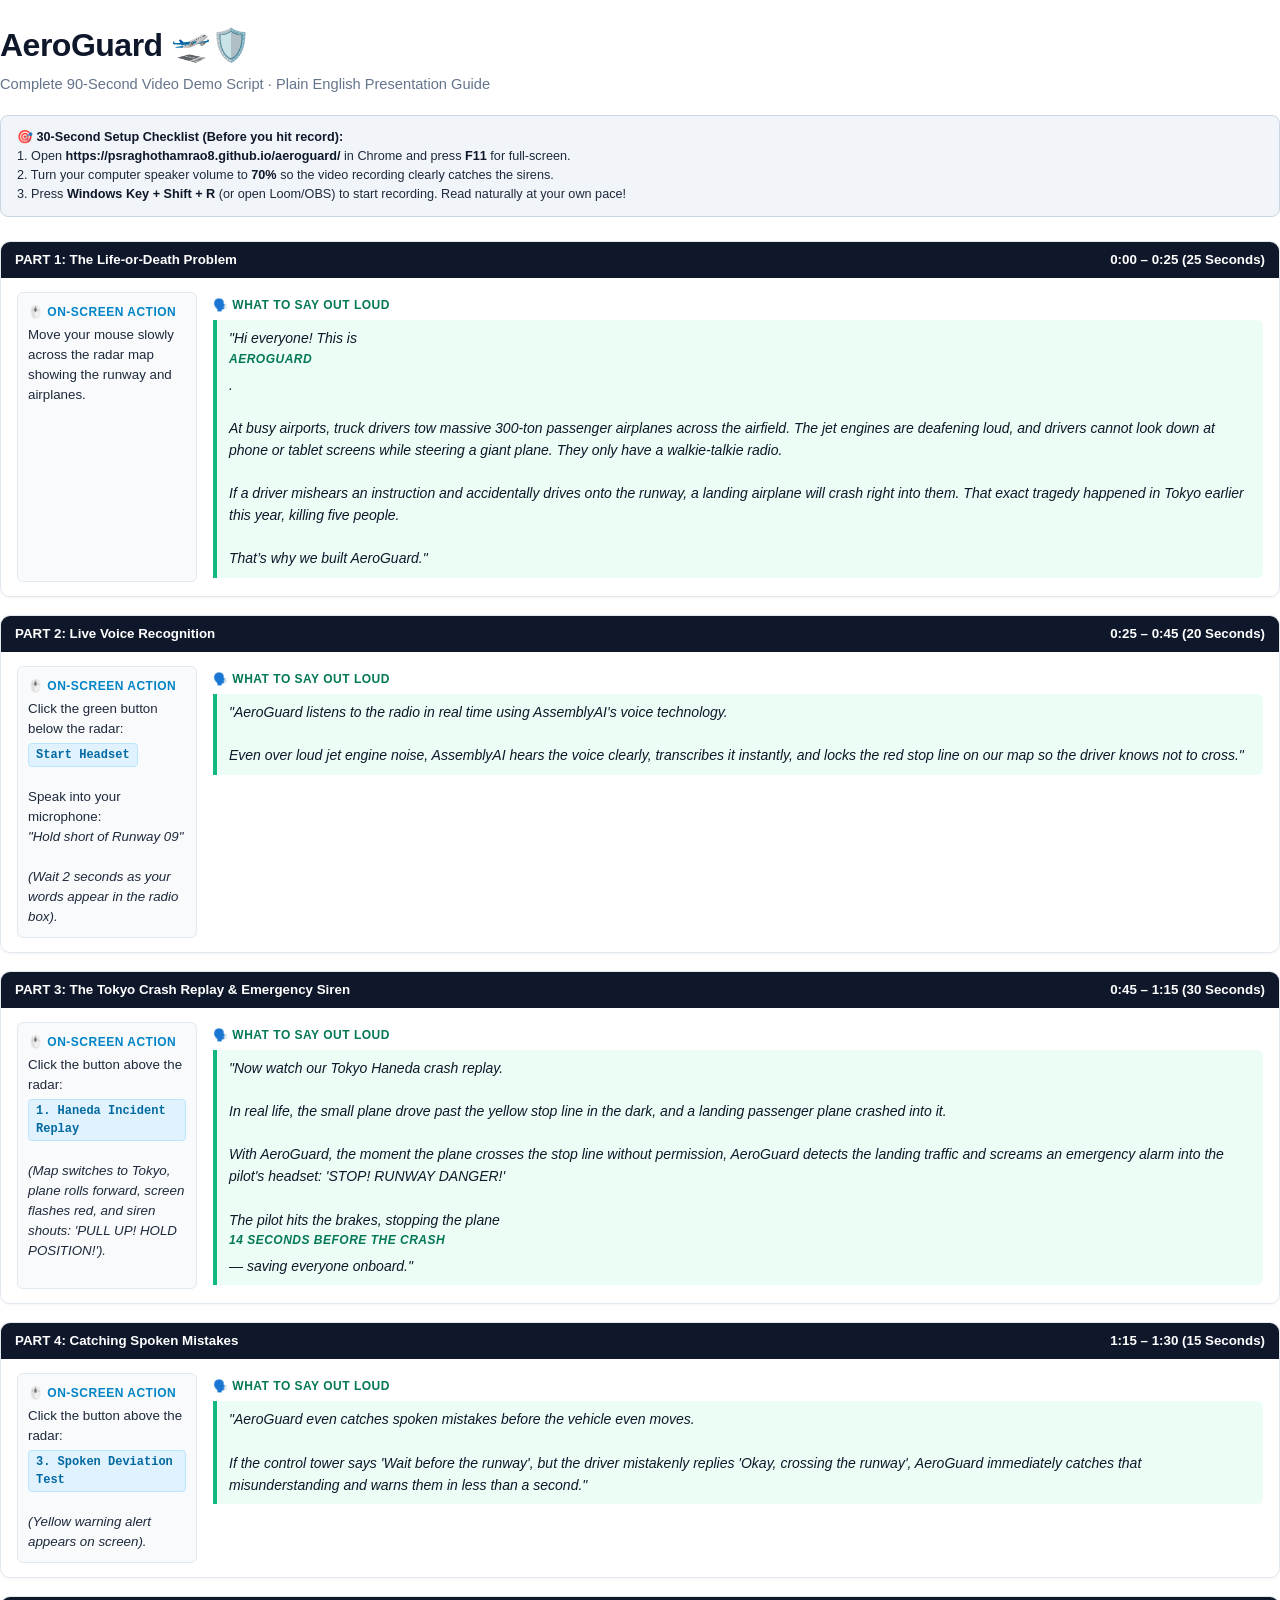
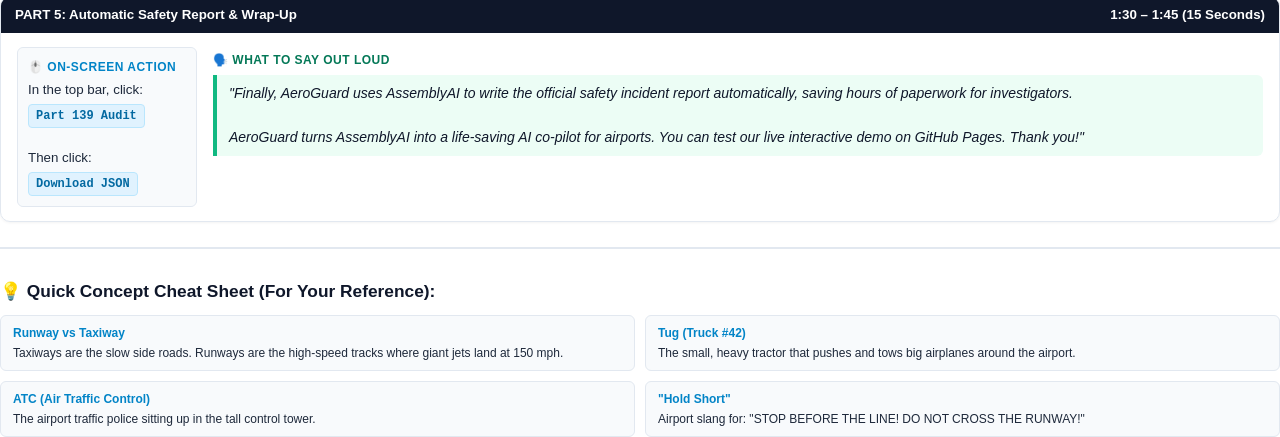
<file: transcript.html>
<!DOCTYPE html>
<html lang="en">
<head>
  <meta charset="UTF-8">
  <title>AeroGuard - Video Demo Script</title>
  <style>
    @page {
      size: A4;
      margin: 1.6cm 1.4cm;
    }
    body {
      font-family: -apple-system, BlinkMacSystemFont, "Segoe UI", Roboto, Helvetica, Arial, sans-serif;
      color: #1e293b;
      line-height: 1.5;
      margin: 0;
      padding: 0;
      background: #ffffff;
      -webkit-print-color-adjust: exact;
      print-color-adjust: exact;
    }
    h1 {
      font-size: 24pt;
      margin-bottom: 4px;
      color: #0f172a;
      letter-spacing: -0.5px;
    }
    .subtitle {
      font-size: 11pt;
      color: #64748b;
      margin-bottom: 20px;
      font-weight: 500;
    }
    .prep-box {
      background: #f1f5f9;
      border: 1.5px solid #cbd5e1;
      border-radius: 8px;
      padding: 12px 16px;
      margin-bottom: 24px;
      font-size: 9.5pt;
    }
    .prep-box strong {
      color: #0f172a;
    }
    .step-card {
      border: 1.5px solid #e2e8f0;
      border-radius: 10px;
      margin-bottom: 18px;
      page-break-inside: avoid;
      overflow: hidden;
      box-shadow: 0 1px 3px rgba(0,0,0,0.05);
    }
    .step-header {
      background: #0f172a;
      color: #ffffff;
      padding: 8px 14px;
      font-size: 10pt;
      font-weight: 700;
      display: flex;
      justify-content: space-between;
    }
    .step-content {
      padding: 14px 16px;
      display: grid;
      grid-template-columns: 180px 1fr;
      gap: 16px;
      font-size: 10pt;
    }
    .action-col {
      background: #f8fafc;
      border-radius: 6px;
      padding: 10px;
      border: 1px solid #e2e8f0;
    }
    .action-col strong {
      color: #0284c7;
      display: block;
      margin-bottom: 4px;
      font-size: 9pt;
      text-transform: uppercase;
      letter-spacing: 0.5px;
    }
    .speech-col {
      padding: 4px 0;
    }
    .speech-col strong {
      color: #047857;
      display: block;
      margin-bottom: 6px;
      font-size: 9pt;
      text-transform: uppercase;
      letter-spacing: 0.5px;
    }
    .speech-quote {
      font-size: 10.5pt;
      color: #0f172a;
      background: #ecfdf5;
      border-left: 4px solid #10b981;
      padding: 8px 12px;
      border-radius: 0 6px 6px 0;
      font-style: italic;
      line-height: 1.55;
    }
    .button-tag {
      display: inline-block;
      background: #e0f2fe;
      color: #0369a1;
      font-weight: 700;
      padding: 2px 7px;
      border-radius: 4px;
      border: 1px solid #bae6fd;
      font-family: monospace;
      font-size: 9pt;
      margin-top: 4px;
    }
    .glossary {
      margin-top: 25px;
      border-top: 2px solid #e2e8f0;
      padding-top: 15px;
      page-break-inside: avoid;
    }
    .glossary h2 {
      font-size: 13pt;
      color: #0f172a;
      margin-bottom: 10px;
    }
    .glossary-grid {
      display: grid;
      grid-template-columns: 1fr 1fr;
      gap: 10px;
      font-size: 9pt;
    }
    .glossary-item {
      background: #f8fafc;
      padding: 8px 12px;
      border-radius: 6px;
      border: 1px solid #e2e8f0;
    }
    .glossary-item strong {
      color: #0284c7;
      display: block;
      margin-bottom: 2px;
    }
  </style>
</head>
<body>

  <h1>AeroGuard 🛫🛡️</h1>
  <div class="subtitle">Complete 90-Second Video Demo Script · Plain English Presentation Guide</div>

  <div class="prep-box">
    <strong>🎯 30-Second Setup Checklist (Before you hit record):</strong><br>
    1. Open <strong>https://psraghothamrao8.github.io/aeroguard/</strong> in Chrome and press <strong>F11</strong> for full-screen.<br>
    2. Turn your computer speaker volume to <strong>70%</strong> so the video recording clearly catches the sirens.<br>
    3. Press <strong>Windows Key + Shift + R</strong> (or open Loom/OBS) to start recording. Read naturally at your own pace!
  </div>

  <!-- STEP 1 -->
  <div class="step-card">
    <div class="step-header">
      <span>PART 1: The Life-or-Death Problem</span>
      <span>0:00 – 0:25 (25 Seconds)</span>
    </div>
    <div class="step-content">
      <div class="action-col">
        <strong>🖱️ On-Screen Action</strong>
        Move your mouse slowly across the radar map showing the runway and airplanes.
      </div>
      <div class="speech-col">
        <strong>🗣️ What to Say Out Loud</strong>
        <div class="speech-quote">
          "Hi everyone! This is <strong>AeroGuard</strong>.<br><br>
          At busy airports, truck drivers tow massive 300-ton passenger airplanes across the airfield. The jet engines are deafening loud, and drivers cannot look down at phone or tablet screens while steering a giant plane. They only have a walkie-talkie radio.<br><br>
          If a driver mishears an instruction and accidentally drives onto the runway, a landing airplane will crash right into them. That exact tragedy happened in Tokyo earlier this year, killing five people.<br><br>
          That’s why we built AeroGuard."
        </div>
      </div>
    </div>
  </div>

  <!-- STEP 2 -->
  <div class="step-card">
    <div class="step-header">
      <span>PART 2: Live Voice Recognition</span>
      <span>0:25 – 0:45 (20 Seconds)</span>
    </div>
    <div class="step-content">
      <div class="action-col">
        <strong>🖱️ On-Screen Action</strong>
        Click the green button below the radar:<br>
        <span class="button-tag">Start Headset</span><br><br>
        Speak into your microphone:<br>
        <em>"Hold short of Runway 09"</em><br><br>
        <em>(Wait 2 seconds as your words appear in the radio box).</em>
      </div>
      <div class="speech-col">
        <strong>🗣️ What to Say Out Loud</strong>
        <div class="speech-quote">
          "AeroGuard listens to the radio in real time using AssemblyAI's voice technology.<br><br>
          Even over loud jet engine noise, AssemblyAI hears the voice clearly, transcribes it instantly, and locks the red stop line on our map so the driver knows not to cross."
        </div>
      </div>
    </div>
  </div>

  <!-- STEP 3 -->
  <div class="step-card">
    <div class="step-header">
      <span>PART 3: The Tokyo Crash Replay & Emergency Siren</span>
      <span>0:45 – 1:15 (30 Seconds)</span>
    </div>
    <div class="step-content">
      <div class="action-col">
        <strong>🖱️ On-Screen Action</strong>
        Click the button above the radar:<br>
        <span class="button-tag">1. Haneda Incident Replay</span><br><br>
        <em>(Map switches to Tokyo, plane rolls forward, screen flashes red, and siren shouts: 'PULL UP! HOLD POSITION!').</em>
      </div>
      <div class="speech-col">
        <strong>🗣️ What to Say Out Loud</strong>
        <div class="speech-quote">
          "Now watch our Tokyo Haneda crash replay.<br><br>
          In real life, the small plane drove past the yellow stop line in the dark, and a landing passenger plane crashed into it.<br><br>
          With AeroGuard, the moment the plane crosses the stop line without permission, AeroGuard detects the landing traffic and screams an emergency alarm into the pilot's headset: 'STOP! RUNWAY DANGER!'<br><br>
          The pilot hits the brakes, stopping the plane <strong>14 seconds before the crash</strong> — saving everyone onboard."
        </div>
      </div>
    </div>
  </div>

  <!-- STEP 4 -->
  <div class="step-card">
    <div class="step-header">
      <span>PART 4: Catching Spoken Mistakes</span>
      <span>1:15 – 1:30 (15 Seconds)</span>
    </div>
    <div class="step-content">
      <div class="action-col">
        <strong>🖱️ On-Screen Action</strong>
        Click the button above the radar:<br>
        <span class="button-tag">3. Spoken Deviation Test</span><br><br>
        <em>(Yellow warning alert appears on screen).</em>
      </div>
      <div class="speech-col">
        <strong>🗣️ What to Say Out Loud</strong>
        <div class="speech-quote">
          "AeroGuard even catches spoken mistakes before the vehicle even moves.<br><br>
          If the control tower says 'Wait before the runway', but the driver mistakenly replies 'Okay, crossing the runway', AeroGuard immediately catches that misunderstanding and warns them in less than a second."
        </div>
      </div>
    </div>
  </div>

  <!-- STEP 5 -->
  <div class="step-card">
    <div class="step-header">
      <span>PART 5: Automatic Safety Report & Wrap-Up</span>
      <span>1:30 – 1:45 (15 Seconds)</span>
    </div>
    <div class="step-content">
      <div class="action-col">
        <strong>🖱️ On-Screen Action</strong>
        In the top bar, click:<br>
        <span class="button-tag">Part 139 Audit</span><br><br>
        Then click:<br>
        <span class="button-tag">Download JSON</span>
      </div>
      <div class="speech-col">
        <strong>🗣️ What to Say Out Loud</strong>
        <div class="speech-quote">
          "Finally, AeroGuard uses AssemblyAI to write the official safety incident report automatically, saving hours of paperwork for investigators.<br><br>
          AeroGuard turns AssemblyAI into a life-saving AI co-pilot for airports. You can test our live interactive demo on GitHub Pages. Thank you!"
        </div>
      </div>
    </div>
  </div>

  <!-- GLOSSARY CHEAT SHEET -->
  <div class="glossary">
    <h2>💡 Quick Concept Cheat Sheet (For Your Reference):</h2>
    <div class="glossary-grid">
      <div class="glossary-item">
        <strong>Runway vs Taxiway</strong>
        Taxiways are the slow side roads. Runways are the high-speed tracks where giant jets land at 150 mph.
      </div>
      <div class="glossary-item">
        <strong>Tug (Truck #42)</strong>
        The small, heavy tractor that pushes and tows big airplanes around the airport.
      </div>
      <div class="glossary-item">
        <strong>ATC (Air Traffic Control)</strong>
        The airport traffic police sitting up in the tall control tower.
      </div>
      <div class="glossary-item">
        <strong>"Hold Short"</strong>
        Airport slang for: "STOP BEFORE THE LINE! DO NOT CROSS THE RUNWAY!"
      </div>
    </div>
  </div>

</body>
</html>
</file>
